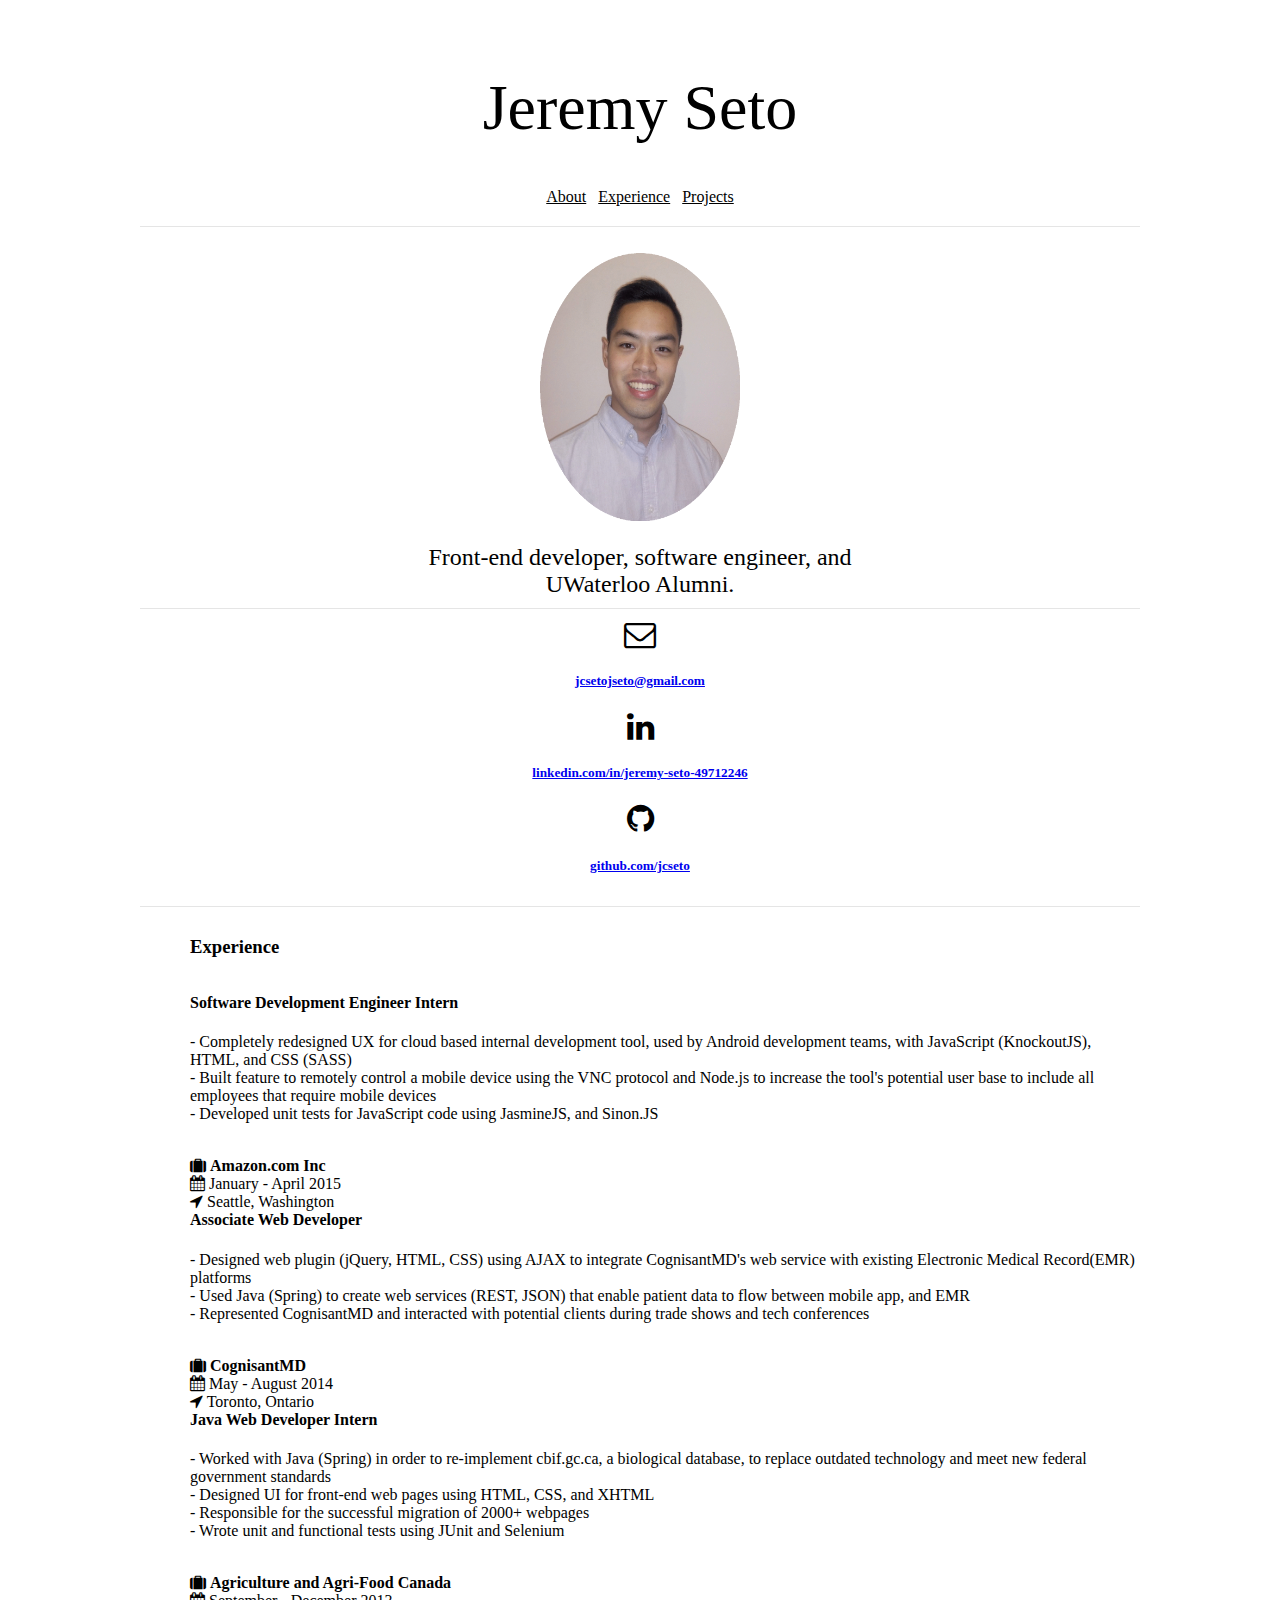
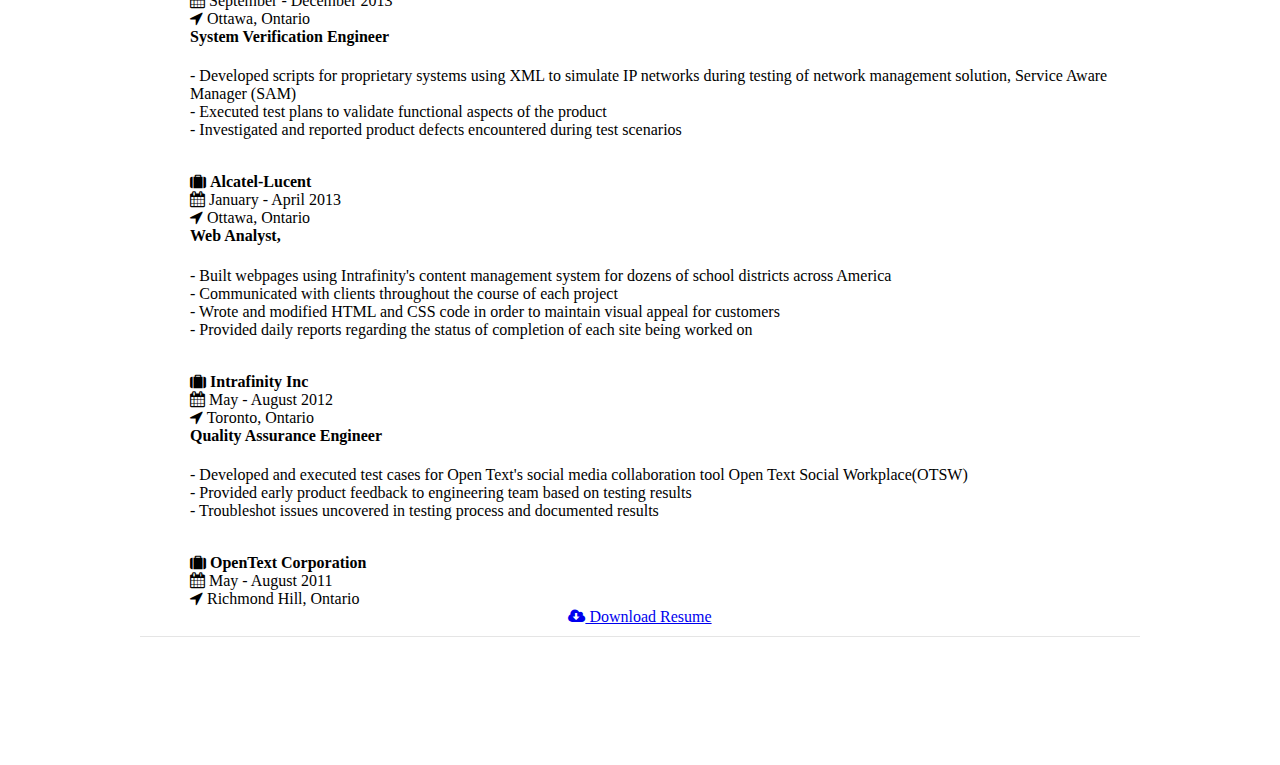
<file: index.html>
<!DOCTYPE html>
<html>
<head>
	<script src="https://code.jquery.com/jquery-2.1.4.js"></script>
	<script src="assets/js/HomePage.js"></script>
	<link rel="stylesheet" type="text/css" href="assets/css/styles.css">
	<link rel="stylesheet" href="https://maxcdn.bootstrapcdn.com/bootstrap/3.3.6/css/bootstrap.min.css" integrity="sha384-1q8mTJOASx8j1Au+a5WDVnPi2lkFfwwEAa8hDDdjZlpLegxhjVME1fgjWPGmkzs7" crossorigin="anonymous">
	<link media="screen" rel="stylesheet" href="assets/css/font-awesome.min.css">
	<title>Jeremy Seto</title>
</head>
<body>
	<div class="content">
		<!-- Header -->
		<div class="header">
			<h1>Jeremy Seto</h1>
			<a class="pageLinks" href="#aboutMe">About</a> &nbsp; <a class="pageLinks" href="#resume">Experience</a>  &nbsp; <a class="pageLinks" href="#projects">Projects</a>
		</div>
		<section id="aboutMe" class="center">
			<p>
				<div class="profileImage">
					<img src="assets/images/profile.jpg">
				</div>
			</p>
			<p class="introduction">
				Front-end developer, software engineer, and UWaterloo Alumni.
			</p>
		</section>
		<section class="center">
			<div class="">
				<div class="row">
					<div class="col-sm-4">
						<i class="fa fa-envelope-o fa-2x"></i>
						<h5>
							<a href="mailto:jcsetojseto@gmail.com">jcsetojseto@gmail.com</a>
						</h5>
					</div>
					<div class="col-sm-4">
						<i class="fa fa-linkedin fa-2x"></i>
						<h5>
							<a href="http://www.linkedin.com/in/jeremy-seto-49712246">linkedin.com/in/jeremy-seto-49712246</a>
						</h5>
					</div>
					<div class="col-sm-4">
						<i class="fa fa-github fa-2x"></i>
						<h5>
							<a href="http://www.github.com/jcseto">github.com/jcseto</a>
						</h5>
					</div>
				</div>
			</div>
		</section>
		<section id="resume">
			<div class="resumeItems">
				<div class="row">
					<div class="col-md-12">
						<h3>Experience</h3>
						<br>
					</div>
					<div class="col-md-8 col-sm-8">
						<h4 class="resumeHeader">Software Development Engineer Intern</h4>
						<p>- Completely redesigned UX for cloud based internal development tool, used by Android development teams, with JavaScript (KnockoutJS), HTML, and CSS (SASS)<br>
							- Built feature to remotely control a mobile device using the VNC protocol and Node.js to increase the tool's potential user base to include all employees that require mobile devices<br>
							- Developed unit tests for JavaScript code using JasmineJS, and Sinon.JS</p>
						<br>
					</div>
					<div class="col-md-4 col-sm-4">
						<i class="fa fa-suitcase"></i>
						<b>Amazon.com Inc</b>
						<br>
						<i class="fa fa-calendar"></i>
						January - April 2015
						<br>
						<i class="fa fa-location-arrow"></i>
						Seattle, Washington
					</div>
					<div class="col-md-8 col-sm-8">
						<h4 class="resumeHeader">Associate Web Developer</h4>
						<p>- Designed web plugin (jQuery, HTML, CSS) using AJAX to integrate CognisantMD's web service with existing Electronic Medical Record(EMR) platforms <br>
							- Used Java (Spring) to create web services (REST, JSON) that enable patient data to flow between mobile app, and EMR <br>
							- Represented CognisantMD and interacted with potential clients during trade shows and tech conferences</p>
						<br>
					</div>
					<div class="col-md-4 col-sm-4">
						<i class="fa fa-suitcase"></i>
						<b>CognisantMD</b>
						<br>
						<i class="fa fa-calendar"></i>
						May - August 2014
						<br>
						<i class="fa fa-location-arrow"></i>
						Toronto, Ontario
					</div>
					<div class="col-md-8 col-sm-8">
						<h4 class="resumeHeader">Java Web Developer Intern</h4>
						<p>- Worked with Java (Spring) in order to re-implement cbif.gc.ca, a biological database, to replace outdated technology and meet new federal government standards<br>
					- Designed UI for front-end web pages using HTML, CSS, and XHTML<br>
					- Responsible for the successful migration of 2000+ webpages<br>
					- Wrote unit and functional tests using JUnit and Selenium</p>
					<br>
					</div>
					<div class="col-md-4 col-sm-4">
						<i class="fa fa-suitcase"></i>
						<b>Agriculture and Agri-Food Canada</b>
						<br>
						<i class="fa fa-calendar"></i>
						September - December 2013
						<br>
						<i class="fa fa-location-arrow"></i>
						Ottawa, Ontario
					</div>
					<div class="col-md-8 col-sm-8">
						<h4 class="resumeHeader">System Verification Engineer</h4>
						<p>
							- Developed scripts for proprietary systems using XML to simulate IP networks during testing of network management solution, Service Aware Manager (SAM)<br>
							- Executed test plans to validate functional aspects of the product <br>
							- Investigated and reported product defects encountered during test scenarios</p>
					<br>
					</div>
					<div class="col-md-4 col-sm-4">
						<i class="fa fa-suitcase"></i>
						<b>Alcatel-Lucent</b>
						<br>
						<i class="fa fa-calendar"></i>
						January - April 2013
						<br>
						<i class="fa fa-location-arrow"></i>
						Ottawa, Ontario
					</div>
					<div class="col-md-8 col-sm-8">
						<h4 class="resumeHeader">Web Analyst,</h4>
						<p>- Built webpages using Intrafinity's content management system for dozens of school districts across America <br>
							- Communicated with clients throughout the course of each project <br>
							- Wrote and modified HTML and CSS code in order to maintain visual appeal for customers<br>
							- Provided daily reports regarding the status of completion of each site being worked on</p>
					<br>
					</div>
					<div class="col-md-4 col-sm-4">
						<i class="fa fa-suitcase"></i>
						<b>Intrafinity Inc</b>
						<br>
						<i class="fa fa-calendar"></i>
						May - August 2012
						<br>
						<i class="fa fa-location-arrow"></i>
						Toronto, Ontario
					</div>
					<div class="col-md-8 col-sm-8">
						<h4 class="resumeHeader">Quality Assurance Engineer</h4>
						<p>- Developed and executed test cases for Open Text's social media collaboration tool Open Text Social Workplace(OTSW)<br>
					- Provided early product feedback to engineering team based on testing results<br>
					- Troubleshot issues uncovered in testing process and documented results</p>
					<br>
					</div>
					<div class="col-md-4 col-sm-4">
						<i class="fa fa-suitcase"></i>
						<b>OpenText Corporation</b>
						<br>
						<i class="fa fa-calendar"></i>
						May - August 2011
						<br>
						<i class="fa fa-location-arrow"></i>
						Richmond Hill, Ontario
					</div>
				</div>
			</div>
			<div class="row">
				<div class="center">
					<a class="btn btn-default btn-custom-2" target="_blank" href="assets/Jeremy's Resume.pdf">
						<i class="fa fa-cloud-download icon-before"></i>
						Download Resume
					</a>
				</div>
			</div>
		</section>
		<section id="projects">
		</section>
	</div>
</body>
</html>
</file>
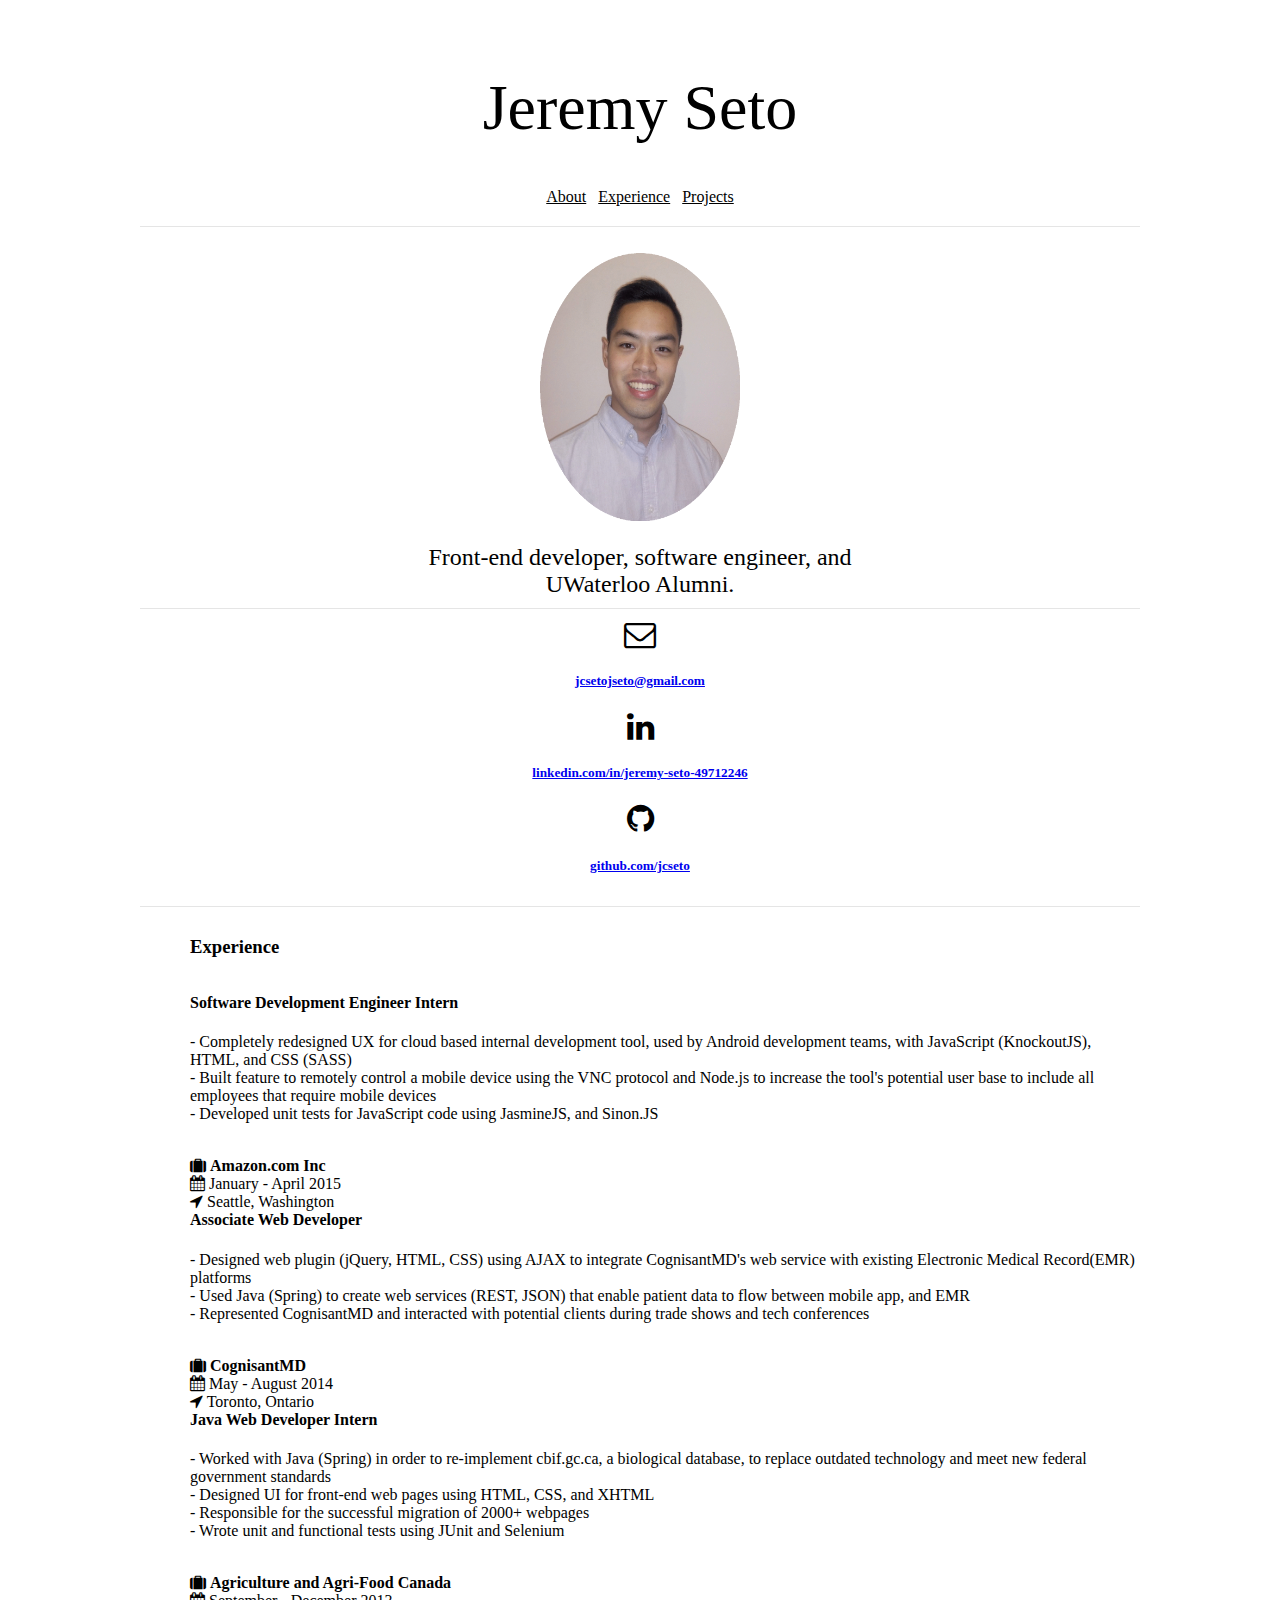
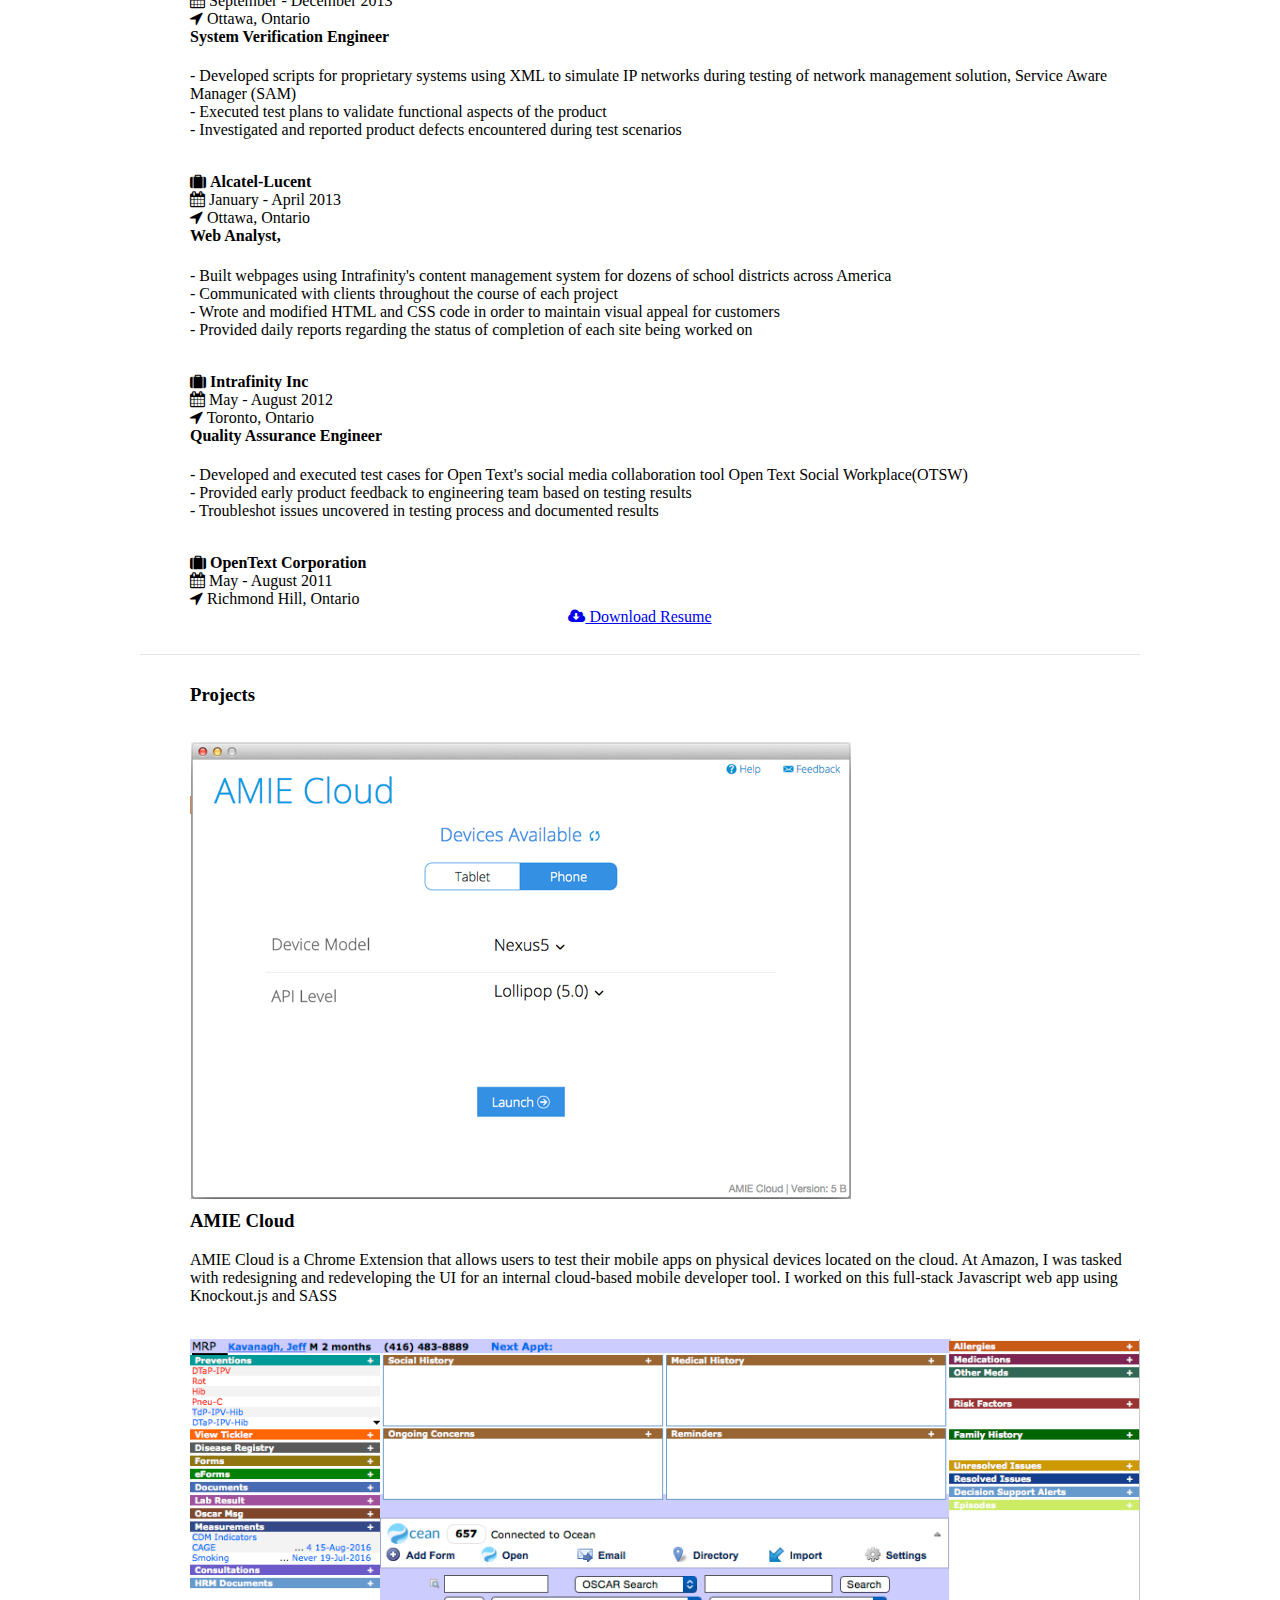
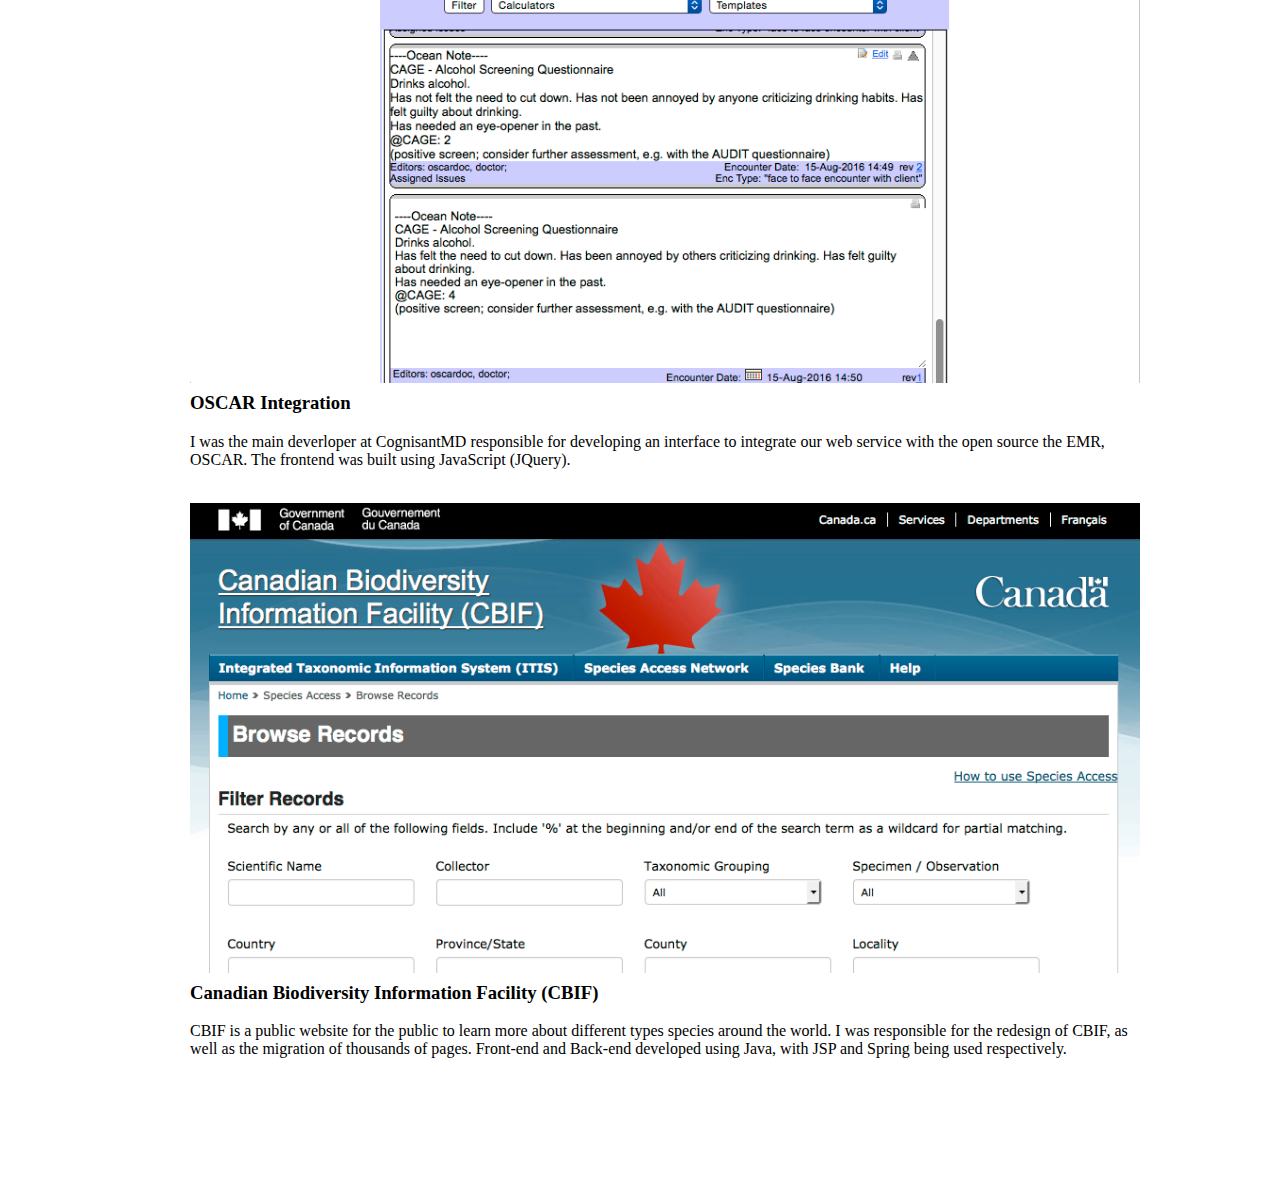
<file: test.html>
<!DOCTYPE html>
<html>
<head>
	<script src="https://code.jquery.com/jquery-2.1.4.js"></script>
	<script src="assets/js/HomePage.js"></script>
	<link rel="stylesheet" type="text/css" href="assets/css/styles.css">
	<link rel="stylesheet" href="https://maxcdn.bootstrapcdn.com/bootstrap/3.3.6/css/bootstrap.min.css" integrity="sha384-1q8mTJOASx8j1Au+a5WDVnPi2lkFfwwEAa8hDDdjZlpLegxhjVME1fgjWPGmkzs7" crossorigin="anonymous">
	<link media="screen" rel="stylesheet" href="assets/css/font-awesome.min.css">
	<title>Jeremy Seto</title>
</head>
<body>
	<div class="content">
		<!-- Header -->
		<div class="header">
			<h1>Jeremy Seto</h1>
			<a class="pageLinks" href="#aboutMe">About</a> &nbsp; <a class="pageLinks" href="#resume">Experience</a>  &nbsp; <a class="pageLinks" href="#projects">Projects</a>
		</div>
		<section id="aboutMe" class="center">
			<p>
				<div class="profileImage">
					<img src="assets/images/profile.jpg">
				</div>
			</p>
			<p class="introduction">
				Front-end developer, software engineer, and UWaterloo Alumni.
			</p>
		</section>
		<section class="center">
			<div class="row">
				<div class="col-sm-4">
					<i class="fa fa-envelope-o fa-2x"></i>
					<h5>
						<a href="mailto:jcsetojseto@gmail.com">jcsetojseto@gmail.com</a>
					</h5>
				</div>
				<div class="col-sm-4">
					<i class="fa fa-linkedin fa-2x"></i>
					<h5>
						<a href="http://www.linkedin.com/in/jeremy-seto-49712246">linkedin.com/in/jeremy-seto-49712246</a>
					</h5>
				</div>
				<div class="col-sm-4">
					<i class="fa fa-github fa-2x"></i>
					<h5>
						<a href="http://www.github.com/jcseto">github.com/jcseto</a>
					</h5>
				</div>
			</div>
		</section>
		<section id="resume">
			<div class="resumeItems">
				<div class="row">
					<div class="col-md-12">
						<h3>Experience</h3>
						<br>
					</div>
					<div class="col-md-8 col-sm-8">
						<h4 class="resumeHeader">Software Development Engineer Intern</h4>
						<p>- Completely redesigned UX for cloud based internal development tool, used by Android development teams, with JavaScript (KnockoutJS), HTML, and CSS (SASS)<br>
							- Built feature to remotely control a mobile device using the VNC protocol and Node.js to increase the tool's potential user base to include all employees that require mobile devices<br>
							- Developed unit tests for JavaScript code using JasmineJS, and Sinon.JS</p>
						<br>
					</div>
					<div class="col-md-4 col-sm-4">
						<i class="fa fa-suitcase"></i>
						<b>Amazon.com Inc</b>
						<br>
						<i class="fa fa-calendar"></i>
						January - April 2015
						<br>
						<i class="fa fa-location-arrow"></i>
						Seattle, Washington
					</div>
					<div class="col-md-8 col-sm-8">
						<h4 class="resumeHeader">Associate Web Developer</h4>
						<p>- Designed web plugin (jQuery, HTML, CSS) using AJAX to integrate CognisantMD's web service with existing Electronic Medical Record(EMR) platforms <br>
							- Used Java (Spring) to create web services (REST, JSON) that enable patient data to flow between mobile app, and EMR <br>
							- Represented CognisantMD and interacted with potential clients during trade shows and tech conferences</p>
						<br>
					</div>
					<div class="col-md-4 col-sm-4">
						<i class="fa fa-suitcase"></i>
						<b>CognisantMD</b>
						<br>
						<i class="fa fa-calendar"></i>
						May - August 2014
						<br>
						<i class="fa fa-location-arrow"></i>
						Toronto, Ontario
					</div>
					<div class="col-md-8 col-sm-8">
						<h4 class="resumeHeader">Java Web Developer Intern</h4>
						<p>- Worked with Java (Spring) in order to re-implement cbif.gc.ca, a biological database, to replace outdated technology and meet new federal government standards<br>
					- Designed UI for front-end web pages using HTML, CSS, and XHTML<br>
					- Responsible for the successful migration of 2000+ webpages<br>
					- Wrote unit and functional tests using JUnit and Selenium</p>
					<br>
					</div>
					<div class="col-md-4 col-sm-4">
						<i class="fa fa-suitcase"></i>
						<b>Agriculture and Agri-Food Canada</b>
						<br>
						<i class="fa fa-calendar"></i>
						September - December 2013
						<br>
						<i class="fa fa-location-arrow"></i>
						Ottawa, Ontario
					</div>
					<div class="col-md-8 col-sm-8">
						<h4 class="resumeHeader">System Verification Engineer</h4>
						<p>
							- Developed scripts for proprietary systems using XML to simulate IP networks during testing of network management solution, Service Aware Manager (SAM)<br>
							- Executed test plans to validate functional aspects of the product <br>
							- Investigated and reported product defects encountered during test scenarios</p>
					<br>
					</div>
					<div class="col-md-4 col-sm-4">
						<i class="fa fa-suitcase"></i>
						<b>Alcatel-Lucent</b>
						<br>
						<i class="fa fa-calendar"></i>
						January - April 2013
						<br>
						<i class="fa fa-location-arrow"></i>
						Ottawa, Ontario
					</div>
					<div class="col-md-8 col-sm-8">
						<h4 class="resumeHeader">Web Analyst,</h4>
						<p>- Built webpages using Intrafinity's content management system for dozens of school districts across America <br>
							- Communicated with clients throughout the course of each project <br>
							- Wrote and modified HTML and CSS code in order to maintain visual appeal for customers<br>
							- Provided daily reports regarding the status of completion of each site being worked on</p>
					<br>
					</div>
					<div class="col-md-4 col-sm-4">
						<i class="fa fa-suitcase"></i>
						<b>Intrafinity Inc</b>
						<br>
						<i class="fa fa-calendar"></i>
						May - August 2012
						<br>
						<i class="fa fa-location-arrow"></i>
						Toronto, Ontario
					</div>
					<div class="col-md-8 col-sm-8">
						<h4 class="resumeHeader">Quality Assurance Engineer</h4>
						<p>- Developed and executed test cases for Open Text's social media collaboration tool Open Text Social Workplace(OTSW)<br>
					- Provided early product feedback to engineering team based on testing results<br>
					- Troubleshot issues uncovered in testing process and documented results</p>
					<br>
					</div>
					<div class="col-md-4 col-sm-4">
						<i class="fa fa-suitcase"></i>
						<b>OpenText Corporation</b>
						<br>
						<i class="fa fa-calendar"></i>
						May - August 2011
						<br>
						<i class="fa fa-location-arrow"></i>
						Richmond Hill, Ontario
					</div>
				</div>
			</div>
			<div class="row">
				<div class="center">
					<a class="btn btn-default btn-custom-2" target="_blank" href="assets/Jeremy's Resume.pdf">
						<i class="fa fa-cloud-download icon-before"></i>
						Download Resume
					</a>
				</div>
			</div>
		</section>
		<br>
		<section id="projects">
			<div class="projectItems">
				<div class="row">
					<div class="col-md-12">
						<h3>Projects</h3>
						<br>
					</div>
				</div>
				<div class="row">
					<div class="col-md-4 col-sm-6">						
							<div class="portfolio-item">
								<div class="portfolio-item-preview">
									<img alt="" src="assets/images/Amie.png">
								</div>
							</div>
					</div>
					<div class="col-md-6 col-sm-6">
						<h3 class="h3Projects">AMIE Cloud</h3>
						<p>AMIE Cloud is a Chrome Extension that allows users to test their mobile apps on physical devices located on the cloud. At Amazon, I was tasked with redesigning and redeveloping the UI for an internal cloud-based mobile developer tool. I worked on this full-stack Javascript web app using Knockout.js and SASS</p>
						</div>
				</div>
				<br>
				<div class="row">
					<div class="col-md-4 col-sm-6">						
							<div class="portfolio-item">
								<div class="portfolio-item-preview">
									<img alt="" src="assets/images/Oscar.png">
								</div>
							</div>
					</div>
					<div class="col-md-6 col-sm-6">
						<h3 class="h3Projects">OSCAR Integration</h3>
						<p>I was the main deverloper at CognisantMD responsible for developing an interface to integrate our web service with the open source the EMR, OSCAR. The frontend was built using JavaScript (JQuery).</p>
						</div>
				</div>
				<br>
				<div class="row">
					<div class="col-md-4 col-sm-6">						
							<div class="portfolio-item">
								<div class="portfolio-item-preview">
									<img alt="" src="assets/images/CBIF.png">
								</div>
							</div>
					</div>
					<div class="col-md-6 col-sm-6">
						<h3 class="h3Projects">Canadian Biodiversity Information Facility (CBIF)</h3>
						<p>CBIF is a public website for the public to learn more about different types species around the world. I was responsible for the redesign of CBIF, as well as the migration of thousands of pages. Front-end and Back-end developed using Java, with JSP and Spring being used respectively.</p>
						</div>
				</div>
			</div>
		</section>
	</div>
</body>
</html>
</file>
<file: assets/css/styles.css>
.page-header {
	height: 50px;
	background:#F0F0F0;
	border:1px solid #CCC;
	position:fixed;
	top: 0px;
	width: 100%;
}
.content{
/*	width: 960px;
	background:#F0F0F0;
	border:1px solid #CCC;
	height: 2000px;
	margin:20px auto;*/
	padding-bottom:100px;
}

.header{
	padding: 20px 0px 20px;
	text-align: center;
}

.header h1{
	font-size: 64px;
	font-weight: 100;
}

.resumeHeader{
	margin-top: 0px;
}

.profileImage{
	width: 200px;
    height: 275px;
    margin: auto;
}

.profileImage img{
	width: 100%;
	height: auto;
}

section{
	margin: auto;
	border-top: 1px solid rgba(0, 0, 0, 0.1);
	padding-top: 10px;
	max-width: 1000px;
	padding-bottom:10px;
}

.center{
	text-align: center;
}

.h3Projects{
	margin-top:5px;
}

.pageLinks{
	color: inherit;
}

.resumeItems{
	margin-left: 5%;
}

.projectItems{
	margin-left: 5%;
}

img{
	height: auto;
	max-width: 100%;
}

.introduction{
	font-size: 24px;
	font-weight: 300;
	max-width: 50%;
	margin:auto;
}

.resume{
	color: #4b4744;
    font: 300 15px/1.6 "Raleway",serif,sans-serif;
}
</file>
